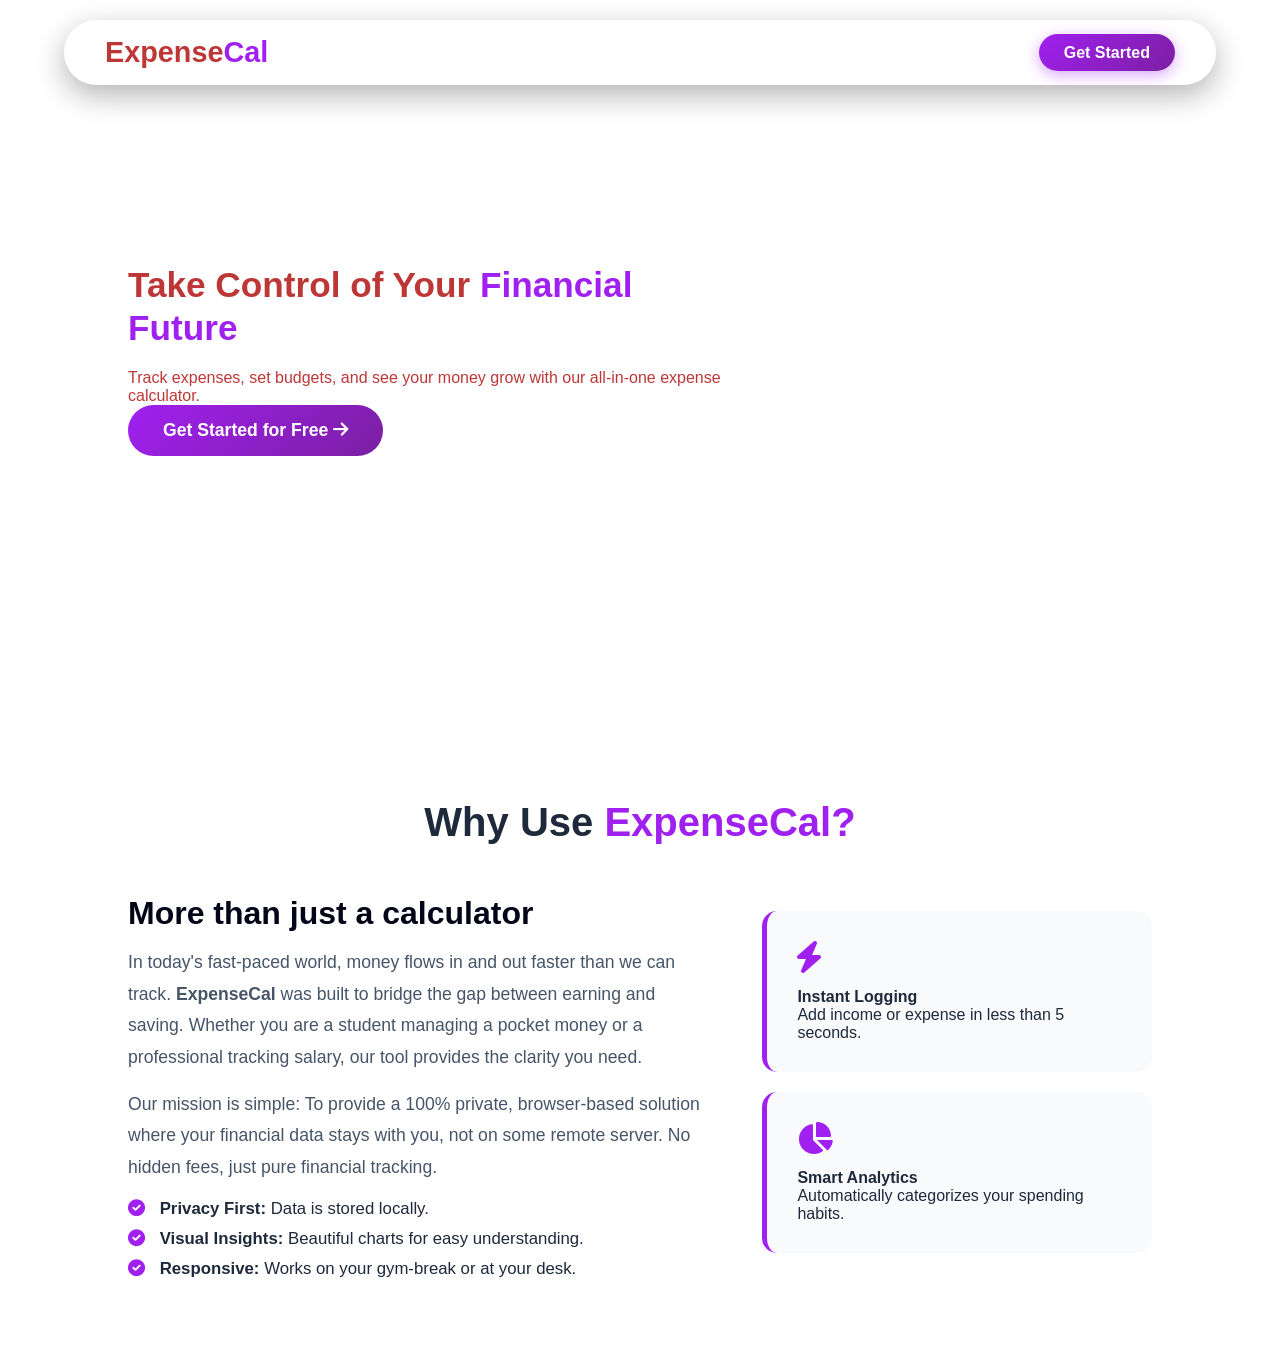
<file: index.html>
<!DOCTYPE html>
<html lang="en">

<head>
    <meta charset="UTF-8">
    <meta name="viewport" content="width=device-width, initial-scale=1.0">
    <title>ExpenseCal | Master Your Money</title>
    <link rel="stylesheet" href="style.css">
    <link rel="stylesheet" href="https://cdnjs.cloudflare.com/ajax/libs/font-awesome/6.0.0/css/all.min.css">
</head>

<body class="landing-page">
    <nav class="landing-nav">
        <div class="logo">Expense<span>Cal</span></div>
        <div class="nav-links">
            <a href="login.html" class="login-link">Login</a>
            <a href="signup.html" class="signup-btn">Get Started</a>
        </div>
    </nav>

    <header class="hero-section">
        <div class="hero-content">
            <h1>Take Control of Your <span class="highlight">Financial Future</span></h1>
            <p>Track expenses, set budgets, and see your money grow with our all-in-one expense calculator.</p>
            <div class="hero-btns">
                <a href="signup.html" class="cta-btn">Get Started for Free <i class="fas fa-arrow-right"></i></a>
            </div>
        </div>
        <div class="hero-image">
        </div>

    </header>
    <section class="landing-info reveal">
        <div class="container">
            <h2 class="section-title">Why Use <span class="highlight">ExpenseCal?</span></h2>

            <div class="info-grid">
                <div class="blog-text reveal">
                    <h3>More than just a calculator</h3>
                    <p>In today's fast-paced world, money flows in and out faster than we can track.
                        <strong>ExpenseCal</strong> was built to bridge the gap between earning and saving. Whether
                        you are a student managing a pocket money or a professional tracking salary, our tool
                        provides the clarity you need.
                    </p>
                    <p>Our mission is simple: To provide a 100% private, browser-based solution where your financial
                        data stays with you, not on some remote server. No hidden fees, just pure financial
                        tracking.</p>
                    <ul class="benefit-list">
                        <li><i class="fas fa-check-circle"></i> <strong>Privacy First:</strong> Data is stored
                            locally.</li>
                        <li><i class="fas fa-check-circle"></i> <strong>Visual Insights:</strong> Beautiful charts
                            for easy understanding.</li>
                        <li><i class="fas fa-check-circle"></i> <strong>Responsive:</strong> Works on your gym-break
                            or at your desk.</li>
                    </ul>
                </div>

                <div class="feature-cards reveal">
                    <div class="f-card">
                        <i class="fas fa-bolt"></i>
                        <h4>Instant Logging</h4>
                        <p>Add income or expense in less than 5 seconds.</p>
                    </div>
                    <div class="f-card">
                        <i class="fas fa-chart-pie"></i>
                        <h4>Smart Analytics</h4>
                        <p>Automatically categorizes your spending habits.</p>
                    </div>
                </div>
            </div>
        </div>
    </section>

</body>
<script>
    function reveal() {
        var reveals = document.querySelectorAll(".reveal");
        for (var i = 0; i < reveals.length; i++) {
            var windowHeight = window.innerHeight;
            var elementTop = reveals[i].getBoundingClientRect().top;
            var elementVisible = 100;
            if (elementTop < windowHeight - elementVisible) {
                reveals[i].classList.add("active");
            }
        }
    }

    window.addEventListener("scroll", reveal);
    // Page load hote hi chalna chahiye taaki Hero ke pass wala text dikh jaye
    window.addEventListener("load", reveal);

    window.onscroll = function () {
        var nav = document.querySelector('.landing-nav');
        if (window.pageYOffset > 50) {
            nav.style.background = "rgba(15, 23, 42, 0.9)"; // Darker on scroll
        } else {
            nav.style.background = "rgba(255, 255, 255, 0.05)"; // Transparent at top
        }
    };


</script>
</body>

</html>
</file>
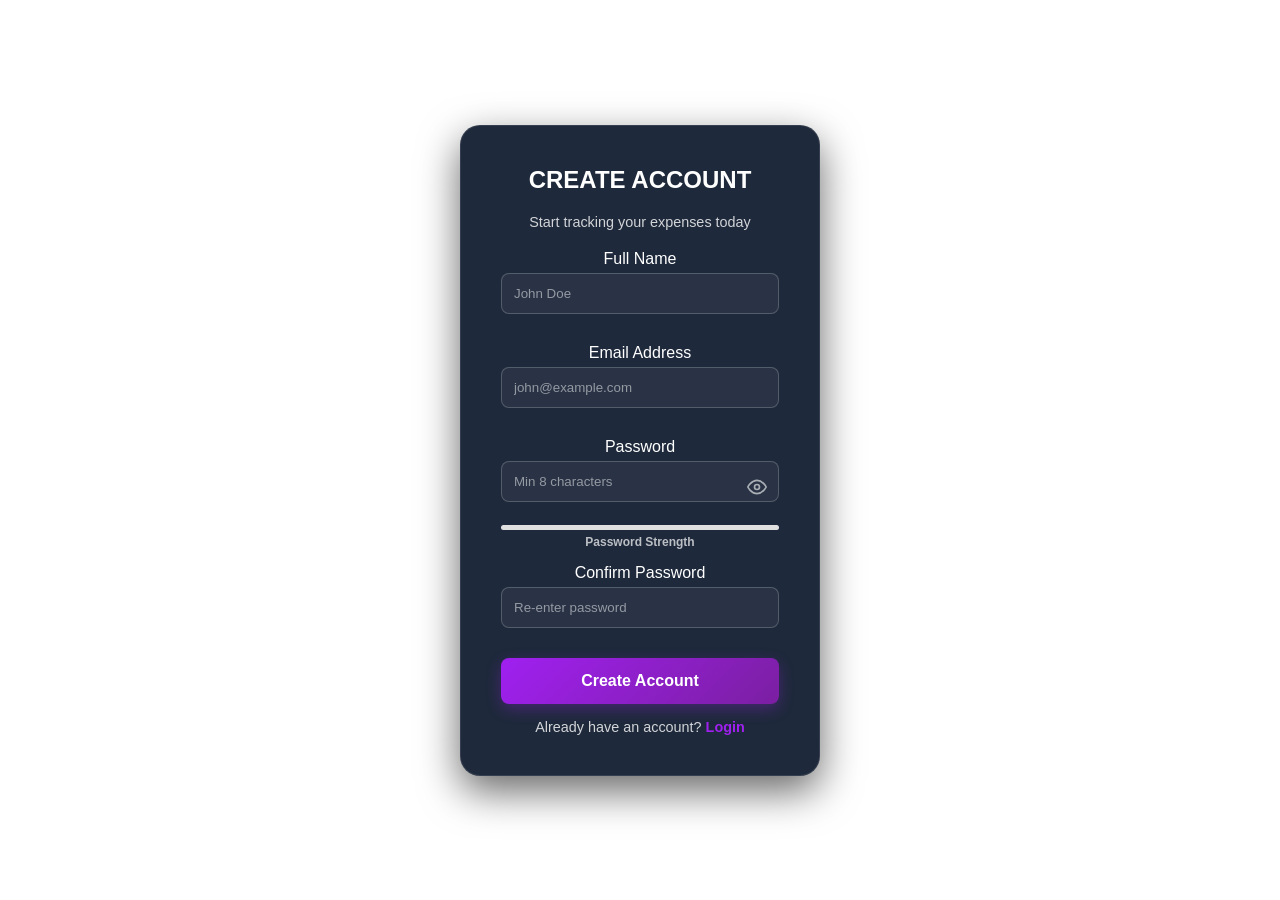
<file: signup.html>
<!DOCTYPE html>
<html lang="en">
<head>
    <meta charset="UTF-8">
    <meta name="viewport" content="width=device-width, initial-scale=1.0">
    <title>Sign Up - Expense Tracker</title>
    <link rel="stylesheet" href="style.css">
</head>
<body class="login-mode">

    <nav class="auth-nav">
    </nav>

    <div class="login-container">
        <div class="login-box reveal active"> <div class="login-header">
                <h2>CREATE ACCOUNT</h2>
                <p>Start tracking your expenses today</p>
            </div>

            <form id="signupForm">
                
                <div class="input-group">
                    <label>Full Name</label>
                    <input type="text" id="signup-name" placeholder="John Doe" required>
                </div>

                <div class="input-group">
                    <label>Email Address</label>
                    <input type="email" id="signup-email" placeholder="john@example.com" required>
                </div>

                <div class="input-group">
                    <label>Password</label>
                    <div class="password-wrapper">
                        <input type="password" id="signup-password" placeholder="Min 8 characters" onkeyup="checkStrength()" required>
                        
                        <div class="eye-btn" onclick="togglePassword('signup-password', 'eye-icon-signup')">
                            <svg id="eye-icon-signup" xmlns="http://www.w3.org/2000/svg" width="20" height="20" viewBox="0 0 24 24" fill="none" stroke="currentColor" stroke-width="2" stroke-linecap="round" stroke-linejoin="round"><path d="M1 12s4-8 11-8 11 8 11 8-4 8-11 8-11-8-11-8z"></path><circle cx="12" cy="12" r="3"></circle></svg>
                        </div>
                    </div>
                    <div class="strength-bar"><div id="strength-fill"></div></div>
                    <p id="strength-text">Password Strength</p>
                </div>

                <div class="input-group">
                    <label>Confirm Password</label>
                    <input type="password" id="confirm-password" placeholder="Re-enter password" required>
                </div>

                <button type="button" class="login-btn" onclick="signup()">Create Account</button>

            </form>

            <div class="footer-text">
                <p>Already have an account? <a href="login.html">Login</a></p>
            </div>
        </div>
    </div>

    <div id="toast-box"></div>
    <script src="script.js"></script>
</body>
</html>
</file>
<file: style.css>
/* =========================================
   1. GLOBAL RESET
   ========================================= */
* {
    margin: 0;
    padding: 0;
    box-sizing: border-box;
    font-family: 'Inter', sans-serif;
}
html {
    scroll-behavior: smooth;
}
/* =========================================
   2. THEME VARIABLES
   ========================================= */
:root {
    --main-bg: #ffffff;
    /* Light Mode BG */
    --main-text: #333333;
    /* Light Mode Text */
    --header-bg: rgba(201, 224, 228, 0.9);
}

[data-theme="dark"] {
    --main-bg: radial-gradient(circle at top left, #1d4ed8, #020617);
    /* Tera Blue Gradient */
    --main-text: #0037ffdd;
    /* Dark Mode Text */
    --header-bg: rgba(30, 41, 59, 0.9);
}

/* =========================================
   3. BODY CONFIGURATION
   ========================================= */
body {
    background: var(--main-bg) !important;
    color: var(--main-text);
    min-height: 100vh;
    transition: background 0.3s ease, color 0.3s ease;
    /* overflow-x hataya kyunki login page pe scroll aa sakta hai */
}

/* Special Case: Login Page */
body.login-mode {
    display: flex;
    justify-content: center;
    align-items: center;
    height: 100vh;
    background: radial-gradient(circle at top left, #1e3a8a, #020617);
    margin: 0;
}

/* =========================================
   4. SIDEBAR (Hamesha Dark Blue)
   ========================================= */
.sidebar {
    position: fixed;
    left: 0;
    top: 0;
    width: 250px;
    height: 100%;
    background: linear-gradient(180deg, #020617, #0f172a);
    color: white;
    padding-top: 20px;
    transition: all 0.4s ease;
    z-index: 100;
    overflow-x: hidden;
}

.sidebar.close {
    width: 80px;
}

.sidebar.close .logo h2,
.sidebar.close .text {
    display: none;
}

.sidebar.close .nav-btn {
    justify-content: center;
}

/* Sidebar Elements */
.sidebar .logo {
    display: flex;
    align-items: center;
    justify-content: space-between;
    padding: 0 20px;
    margin-bottom: 20px;
    border-bottom: 1px solid rgba(255, 255, 255, 0.1);
    height: 60px;
    white-space: nowrap;
}

.logo h2 {
    font-size: 1.2rem;
    font-weight: bold;
    color: white;
}

.menu-toggle {
    background: transparent;
    border: none;
    cursor: pointer;
    color: white;
    padding: 5px;
    border-radius: 5px;
    transition: 0.3s;
    display: flex;
    align-items: center;
    justify-content: center;
}

.menu-toggle:hover {
    background: rgba(255, 255, 255, 0.1);
}

.menu-toggle .material-icons {
    font-size: 24px;
}

.nav-menu {
    display: flex;
    flex-direction: column;
    gap: 10px;
}

.nav-btn {
    display: flex;
    align-items: center;
    gap: 15px;
    background: transparent;
    border: none;
    color: rgba(255, 255, 255, 0.8);
    padding: 15px 20px;
    font-size: 1rem;
    cursor: pointer;
    transition: 0.3s;
    width: 100%;
    white-space: nowrap;
}

.nav-btn:hover,
.nav-btn.active {
    background: rgba(255, 255, 255, 0.2);
    color: white;
}

.logout-btn {
    margin-top: 20px;
}

/* =========================================
   5. MAIN CONTENT AREA
   ========================================= */
.main-content {
    margin-left: 250px;
    padding: 20px;
    min-height: 100vh;
    transition: all 0.4s ease;
}

.main-content.expand {
    margin-left: 80px;
}

/* Header / Title Box */
.title-container {
    background: var(--header-bg);
    /* Theme based color */
    backdrop-filter: blur(10px);
    padding: 15px 30px;
    border-radius: 0 0 20px 20px;
    margin: -93px -20px 30px -20px;
    /* Top flush fix */
    display: flex;
    justify-content: space-between;
    align-items: center;
    height: 80px;
    box-shadow: 0 5px 15px rgba(0, 0, 0, 0.1);
    position: sticky;
    top: 0;
    z-index: 90;
    color: var(--main-text);
    /* Text color theme se aayega */
}
.top-nav-sticky {
    position: sticky;
    top: 0;
    z-index: 100;
    background: #f4f7fe; /* Tera jo bhi background color hai wo yahan dalo */
    padding: 20px 0; /* Spacing ke liye */
}
/* Jab Dark Mode ho, tab Header text White ho jaye */
[data-theme="dark"] .title-container {
    color: white;
}

/* Jab Light Mode ho, tab Header text Black ho jaye */
:root:not([data-theme="dark"]) .title-container {
    color: #333;
}

.welcome-text h1 {
    font-size: 1.4rem;
    margin: 0;
    color: inherit;
}

.welcome-text p {
    font-size: 0.9rem;
    margin: 0;
    color: inherit;
    opacity: 0.8;
}

/* Profile Dropdown */
.profile-wrapper {
    position: relative;
    cursor: pointer;
}

.profile-pic {
    width: 45px;
    height: 45px;
    background: #a020f0;
    color: white;
    border-radius: 50%;
    display: flex;
    align-items: center;
    justify-content: center;
    font-weight: bold;
    border: 2px solid #eee;
}

.sub-menu-wrap {
    position: absolute;
    top: 130%;
    right: 0;
    width: 220px;
    max-height: 0;
    overflow: hidden;
    transition: max-height 0.3s;
    z-index: 10;
}

.sub-menu-wrap.open-menu {
    max-height: 400px;
}

.sub-menu {
    background: white;
    padding: 15px;
    border-radius: 10px;
    box-shadow: 0 5px 20px rgba(0, 0, 0, 0.2);
}

.sub-menu-link {
    display: flex;
    align-items: center;
    text-decoration: none;
    color: #525252;
    margin: 12px 0;
}

.sub-menu-link p {
    width: 100%;
    margin-left: 10px;
    font-size: 0.9rem;
}

/* =========================================
   6. DASHBOARD CARDS (Static Gradients)
   ========================================= */
.card-container {
    display: grid;
    grid-template-columns: repeat(auto-fit, minmax(250px, 1fr));
    grid-template-columns: 1fr !important;
    gap: 20px;
    margin-bottom: 30px;
}

.card {
    padding: 25px;
    border-radius: 15px;
    color: white;
    transition: transform 0.3s;
    box-shadow: 0 10px 20px rgba(0, 0, 0, 0.3);
}

.card:hover {
    transform: translateY(-5px);
}

.card h3 {
    font-size: 0.9rem;
    opacity: 0.9;
    margin-top: 0;
}

.card h1 {
    font-size: 2rem;
    margin-bottom: 0;
}

.total-expense {
    background: linear-gradient(135deg, #667eea, #764ba2);
}

.daily-avg {
    background: linear-gradient(135deg, #ff9a9e, #fecfef);
    color: #333 !important;
}

.top-cat {
    background: linear-gradient(135deg, #84fab0, #8fd3f4);
    color: #333 !important;
}

/* =========================================
   7. GREYISH BOXES (Chart, Activity, Settings)
   ========================================= */
/* Ye boxes hamesha Dark Grey Blue rahenge, Text hamesha White */
.chart-section,
.transaction-section,
.settings-card,
.history-card {
    background: #2c3e50 !important;
    color: white !important;
    padding: 20px;
    border-radius: 15px;
    box-shadow: 0 4px 15px rgba(0, 0, 0, 0.5);
    min-height: 350px;
    margin-bottom: 20px;
}

/* Headings inside grey boxes */
.chart-section h3,
.transaction-section h3,
.settings-card h3 {
    border-bottom: 1px solid #4a6278;
    padding-bottom: 15px;
    margin-top: 0;
    color: #ecf0f1 !important;
}

.dashboard-grid {
    display: grid;
   grid-template-columns: 1fr !important;
    gap: 20px;
}

.chart-box {
    height: 250px;
    display: flex;
    justify-content: center;
}

/* Transaction List Items */
#transaction-list {
    list-style: none;
    padding: 0;
}

.transaction-item {
    background: rgba(255, 255, 255, 0.05);
    color: white;
    padding: 12px 15px;
    border-radius: 8px;
    margin-bottom: 10px;
    border-left: 5px solid #ddd;
    display: flex;
    justify-content: space-between;
    align-items: center;
}

.transaction-item.plus {
    border-left-color: #2ecc71;
}

.transaction-item.minus {
    border-left-color: #e74c3c;
}

.right-side {
    display: flex;
    align-items: center;
    gap: 15px;
}

.delete-btn {
    cursor: pointer;
    color: #ff4d4d;
    font-size: 1.2rem;
    padding: 5px;
    transition: 0.2s;
}

.delete-btn:hover {
    transform: scale(1.2);
    color: red;
}

/* Recent Activity Header (Button Right Fix) */
.recent-header {
    display: flex;
    justify-content: space-between;
    align-items: center;
    margin-bottom: 15px;
}

.add-btn {
    background: #a020f0;
    color: white;
    border: none;
    padding: 8px 15px;
    border-radius: 20px;
    cursor: pointer;
    font-weight: bold;
}

/* =========================================
   8. SETTINGS & HISTORY COMPONENTS
   ========================================= */
.settings-container {
    padding: 0 10px;
    max-width: 800px;
    margin: 0 auto;
}

.input-group {
    margin-bottom: 15px;
}

.input-group label {
    display: block;
    margin-bottom: 5px;
    color: white;
}

.input-group input,
.custom-select {
    width: 100%;
    padding: 10px;
    border: 1px solid #ddd;
    border-radius: 5px;
}

.danger-zone {
    border: 2px solid #ff4d4d;
    background: #2c3e50 !important;
}

.danger-zone h3 {
    color: #ff4d4d !important;
    border-color: #ff4d4d;
}

.delete-all-btn {
    background: #ff4d4d;
    color: white;
    border: none;
    padding: 12px 20px;
    border-radius: 8px;
    cursor: pointer;
    font-weight: bold;
    display: flex;
    align-items: center;
    gap: 10px;
    width: 100%;
    justify-content: center;
}

.delete-all-btn:hover {
    background: #d63031;
}

/* History Tabs */
.history-tabs {
    display: flex;
    gap: 15px;
    margin-bottom: 20px;
}

.tab-btn {
    padding: 10px 20px;
    border: none;
    border-radius: 20px;
    background: #4a6278;
    color: white;
    cursor: pointer;
    transition: 0.3s;
}

.tab-btn.active,
.tab-btn:hover {
    background: #a020f0;
}

.history-summary {
    background: rgba(255, 255, 255, 0.1);
    padding: 15px;
    border-radius: 10px;
    font-weight: bold;
    color: white;
    margin-bottom: 20px;
}

/* =========================================
   9. LOGIN, MODAL & TOAST
   ========================================= */
.login-container {
    width: 100%;
    max-width: 400px;
    padding: 20px;
}

.login-box {
    background: #1e293b; /* Dark Blue-Greyish Box (Matches Dashboard) */
    padding: 40px;
    border-radius: 20px;
    box-shadow: 0 15px 40px rgba(0, 0, 0, 0.6);
    text-align: center;
    width: 100%;
    max-width: 400px;
    border: 1px solid rgba(255, 255, 255, 0.1);
}
.login-header h2 {
    color: #ffffff;
    font-weight: 800;
    margin-bottom: 20px;
}
.login-header p {
    color: rgba(255, 255, 255, 0.7); /* Light Grey taaki aankhon ko chubhe nahi */
    margin-bottom: 20px;
}
.login-box p {
    color: rgba(255, 255, 255, 0.8);
    margin-top: 15px;
    font-size: 0.9rem;
}
.login-box p a {
    color: #a020f0; /* Purple accent taaki highlight ho */
    text-decoration: none;
    font-weight: bold;
    transition: 0.3s;
}

.login-box p a:hover {
    color: #c084fc; /* Halka purple hover par */
    text-decoration: underline;
}

/* Captcha ke side wala "I'm not a robot" text */
.recaptcha-container span {
    font-size: 0.85rem;
    flex-grow: 1;
    margin-left: 10px;
    text-align: left;
    color: rgba(255, 255, 255, 0.9);
}
.recaptcha-container {
    background: rgba(255, 255, 255, 0.05);
    border: 1px solid rgba(255, 255, 255, 0.2);
    border-radius: 8px;
    width: 100%;
    height: 60px; /* Fixed Height taaki box zyada bada na dikhe */
    padding: 0 15px; /* Side padding */
    display: flex;
    align-items: center;
    justify-content: space-between;
    margin-bottom: 20px;
}
.recaptcha-container .material-icons, 
.recaptcha-container img {
    font-size: 30px !important; /* Icon ka size chota kiya */
    width: 30px;
    height: 30px;
    opacity: 0.8;
    color: #e32323;
}

.login-btn {
    width: 100%;
    padding: 14px;
    background: linear-gradient(135deg, #a020f0, #7b1fa2);
    color: white;
    border: none;
    border-radius: 8px;
    font-weight: bold;
    font-size: 1rem;
    cursor: pointer;
    box-shadow: 0 5px 15px rgba(160, 32, 240, 0.3);
    transition: 0.3s ease;
}
.login-btn:hover {
    transform: translateY(-2px);
    box-shadow: 0 8px 20px rgba(160, 32, 240, 0.5);
}

.login-box input {
    background: rgba(255, 255, 255, 0.05);
    border: 1px solid rgba(255, 255, 255, 0.2);
    color: white;
    padding: 12px;
    border-radius: 8px;
    width: 100%;
    margin-bottom: 15px;
    outline: none;
}
.login-box input::placeholder {
    color: rgba(255, 255, 255, 0.5);
}
.captcha-checkbox {
    width: 24px;
    height: 24px;
    border: 2px solid #a020f0 !important;
    border-radius: 3px;
    background: #ffffff !important;
    position: relative;
    cursor: pointer;
    display: flex;
    align-items: center;
    justify-content: center;
}

.checkmark {
    display: none; /* Default hidden */
    color: #0037ffdd !important; /* Blue color jo tune manga tha */
    font-size: 18px;
    font-weight: bold;
}
.captcha-checkbox.verified .checkmark {
    display: block;
}

.captcha-checkbox.verified #captchaSpinner {
    display: none; /* Spinner band */
}
.captcha-spinner {
    border: 3px solid #f3f3f3;
    border-top: 3px solid #a020f0; /* Purple spinner to match button */
    border-radius: 50%;
    width: 18px;
    height: 18px;
    animation: spin 1s linear infinite;
    display: none;
}
.password-wrapper {
    position: relative;
    display: flex;
    color: white;
    align-items: center;
}

.password-wrapper input {
    width: 100%;
    padding-right: 45px;
}

.eye-btn {
    position: absolute;
    right: 12px;
    color: white;
    cursor: pointer;
    opacity: 0.6;
}

/* Password Strength */
.strength-bar {
    height: 5px;
    width: 100%;
    background: #e0e0e0;
    margin-top: 8px;
    border-radius: 5px;
    overflow: hidden;
}

#strength-fill {
    height: 100%;
    width: 0%;
    transition: width 0.4s ease, background 0.4s ease;
}

#strength-text {
    font-size: 0.75rem;
    margin-top: 5px;
    font-weight: bold;
   color: rgba(255, 255, 255, 0.7);
}
/* Modal */
.modal-overlay {
    display: none;
    position: fixed;
    top: 0;
    left: 0;
    width: 100%;
    height: 100%;
    background: rgba(0, 0, 0, 0.7);
    backdrop-filter: blur(5px);
    justify-content: center;
    align-items: center;
    z-index: 1000;
}

.modal-content {
    background: white;
    padding: 30px;
    border-radius: 15px;
    width: 320px;
    color: #333;
}

.modal-header {
    display: flex;
    justify-content: space-between;
    align-items: center;
    margin-bottom: 20px;
}

.close-btn {
    font-size: 2rem;
    cursor: pointer;
    color: #555;
}

.save-btn {
    width: 100%;
    padding: 12px;
    background: #2ecc71;
    color: white;
    border: none;
    border-radius: 5px;
    cursor: pointer;
}

/* Toggle Switch */
.switch {
    position: relative;
    display: inline-block;
    width: 50px;
    height: 24px;
}

.switch input {
    opacity: 0;
    width: 0;
    height: 0;
}

.slider {
    position: absolute;
    cursor: pointer;
    top: 0;
    left: 0;
    right: 0;
    bottom: 0;
    background-color: #ccc;
    transition: .4s;
    border-radius: 34px;
}

.slider:before {
    position: absolute;
    content: "";
    height: 16px;
    width: 16px;
    left: 4px;
    bottom: 4px;
    background-color: white;
    transition: .4s;
    border-radius: 50%;
}

input:checked+.slider {
    background-color: #a020f0;
}

input:checked+.slider:before {
    transform: translateX(26px);
}

/* Toast */
#toast-box {
    position: fixed;
    bottom: 30px;
    right: 30px;
    display: flex;
    flex-direction: column;
    gap: 10px;
    z-index: 9999;
}

.toast {
    background: white;
    color: #333;
    padding: 12px 20px;
    border-radius: 8px;
    box-shadow: 0 5px 15px rgba(0, 0, 0, 0.2);
    font-weight: 600;
    display: flex;
    align-items: center;
    gap: 10px;
    animation: slideInToast 0.3s ease-out;
    border-left: 5px solid;
}

@keyframes slideInToast {
    from {
        transform: translateX(100%);
        opacity: 0;
    }

    to {
        transform: translateX(0);
        opacity: 1;
    }
}

@keyframes spin {
    0% {
        transform: rotate(0deg);
    }

    100% {
        transform: rotate(360deg);
    }
}

/* Responsive */
@media (max-width: 768px) {
    /* Main content ko poori width do mobile par */
    .main-content {
        margin-left: 0 !important;
        padding: 10px;
        padding-top: 80px; /* Mobile header ke liye space */
    }
   .sidebar {
        left: -100%;
        width: 250px !important;
        z-index: 1001;
    }
    .sidebar.open {
        left: 0;
    }
    .sidebar h2,
    .text {
        display: none;
    }

    .main-content {
        margin-left: 70px;
    }
}

/* --- HISTORY CONTROLS --- */
.history-controls {
    margin: 0 30px 20px 30px;
}

.search-bar-container {
    display: flex;
    align-items: center;
    background: white;
    /* Contrast ke liye white rakha hai */
    padding: 10px 15px;
    border-radius: 10px;
    margin-bottom: 15px;
    box-shadow: 0 4px 10px rgba(0, 0, 0, 0.1);
}

.search-bar-container .material-icons {
    color: #777;
    margin-right: 10px;
}

.search-bar-container input {
    border: none;
    outline: none;
    width: 100%;
    font-size: 1rem;
    background: transparent;
    color: #333;
}

/* Tabs Alignment Update */
.history-tabs {
    justify-content: start;
    /* Tabs left mein rahenge */
}

.main-footer {
    background: var(--card-bg);
    /* Dark/Light theme ke sath auto-adjust hoga */
    padding: 20px 0;
    margin-top: 40px;
    border-top: 1px solid rgba(0, 0, 0, 0.1);
    text-align: center;
    color: var(--text-color);
}

.footer-content p {
    font-size: 0.9rem;
    margin-bottom: 10px;
    opacity: 0.8;
}

.footer-links {
    display: flex;
    justify-content: center;
    gap: 20px;
}

.footer-links a {
    text-decoration: none;
    color: #a020f0;
    /* Purple accent */
    font-size: 0.85rem;
    font-weight: 500;
    transition: 0.3s;
}

.footer-links a:hover {
    text-decoration: underline;
}
/* =========================================
   LANDING PAGE STYLES
   ========================================= */
.landing-page {
    background: radial-gradient(circle at top left, #1e3a8a, #020617);
    color: rgb(190, 55, 55);
    font-family: 'Poppins', sans-serif;
}

.landing-nav {
    position: fixed;
    top: 20px;
    left: 50%;
    transform: translateX(-50%);
    width: 90%;
    max-width: 1200px;
    display: flex;
    justify-content: space-between;
    align-items: center;
    padding: 15px 40px;
    background: rgba(255, 255, 255, 0.05);
    backdrop-filter: blur(15px);
    border: 1px solid rgba(255, 255, 255, 0.1);
    border-radius: 50px;
    z-index: 1000;
    box-shadow: 0 10px 30px rgba(0, 0, 0, 0.3);
}
.landing-nav .logo {
    font-size: 1.8rem;
    font-weight: 800;
}
.nav-links .login-link {
    color: white;
    text-decoration: none;
    margin-right: 25px;
    font-weight: 500;
    transition: 0.3s;
}
.nav-links .login-link:hover { color: #a020f0; }

.landing-nav .logo span { color: #a020f0; }

.hero-section {
    display: flex;
    align-items: center;
    justify-content: space-between;
    padding: 100px 10%;
    min-height: 80vh;
}

.hero-content { max-width: 600px; }

.hero-content h1 {
    font-size: 2.2rem;
    line-height: 1.2;
    margin-bottom: 20px;
}

.highlight { color: #a020f0; }

.cta-btn {
    background: linear-gradient(135deg, #a020f0, #7b1fa2);
    color: white;
    padding: 15px 35px;
    border-radius: 50px;
    text-decoration: none;
    font-weight: bold;
    font-size: 1.1rem;
    transition: 0.3s;
    display: inline-block;
}

.cta-btn:hover {
    transform: translateY(-5px);
    box-shadow: 0 10px 20px rgba(160, 32, 240, 0.4);
}

.landing-info {
    padding: 80px 10%;
    background: #ffffff; /* Contrast ke liye white background */
    color: #1e293b; /* Dark text readability ke liye */
}

.section-title {
    text-align: center;
    font-size: 2.5rem;
    margin-bottom: 50px;
}

.info-grid {
    display: grid;
    grid-template-columns: 1.5fr 1fr; /* Blog text ko zyada space diya */
    gap: 50px;
    align-items: center;
}

.blog-text h3 {
    font-size: 2rem;
    margin-bottom: 15px;
    color: #020617;
}

.blog-text p {
    line-height: 1.8;
    margin-bottom: 15px;
    font-size: 1.1rem;
    color: #475569;
}

.benefit-list {
    list-style: none;
    padding: 0;
}

.benefit-list li {
    margin-bottom: 10px;
    font-size: 1.05rem;
}

.benefit-list i {
    color: #a020f0;
    margin-right: 10px;
}

/* Feature Cards on the Right */
.f-card {
    background: #f8fafc;
    padding: 30px;
    border-radius: 15px;
    margin-bottom: 20px;
    border-left: 5px solid #a020f0;
    transition: 0.3s;
}

.f-card:hover { transform: translateX(10px); }

.f-card i {
    font-size: 2rem;
    color: #a020f0;
    margin-bottom: 15px;
}

.signup-btn {
    background: linear-gradient(135deg, #a020f0, #7b1fa2);
    padding: 10px 25px;
    border-radius: 25px;
    color: white;
    text-decoration: none;
    font-weight: 600;
    box-shadow: 0 4px 15px rgba(160, 32, 240, 0.4);
    transition: 0.3s;
}
/* Animation classes */
.reveal {
    position: relative;
    opacity: 0;
    transform: translateY(30px); /* 50px se thoda kam kiya taaki smooth lage */
    transition: all 0.8s ease-out;
}

.reveal.active {
    opacity: 1;
    transform: translateY(0);
}
</file>
